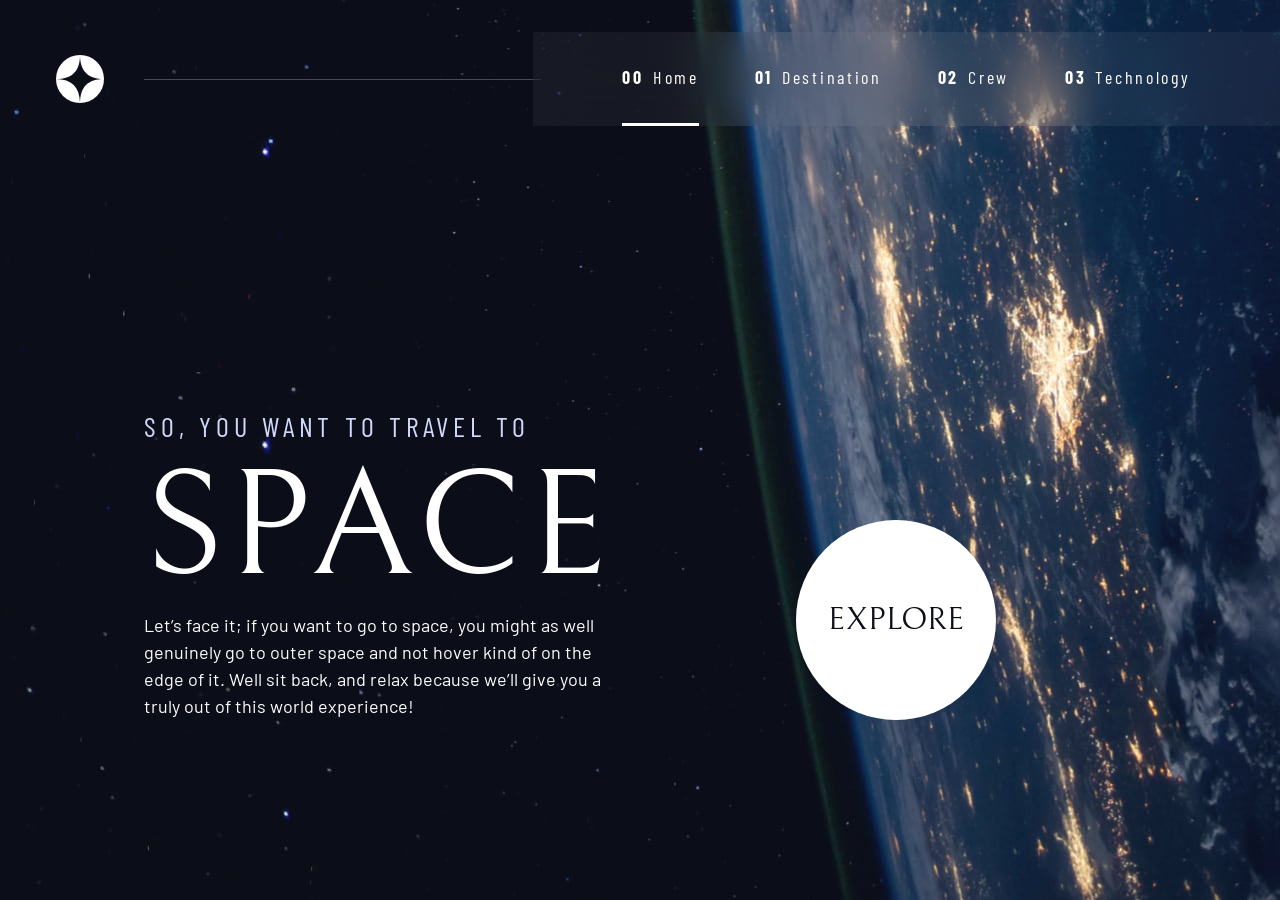
<file: index.html>
<!DOCTYPE html>
<html lang="en">
<head>
  <meta charset="UTF-8">
  <meta name="viewport" content="width=device-width, initial-scale=1.0">

  <link rel="icon" type="image/png" sizes="32x32" href="./assets/favicon-32x32.png">

  <!-- Google fonts -->
  <link rel="preconnect" href="https://fonts.googleapis.com">
  <link rel="preconnect" href="https://fonts.gstatic.com" crossorigin>
  <link
    href="https://fonts.googleapis.com/css2?family=Barlow+Condensed:wght@400;700&family=Bellefair&family=Barlow:wght@400;700&display=swap"
    rel="stylesheet">
  
  <!-- Custom CSS -->
  <link rel="stylesheet" href="index.css">
  
  <title>Frontend Mentor | Space tourism website</title>
  <link rel="stylesheet" href="index.css">

  <script src="index.js" defer></script>
</head>
<body class="home">
  <a class="skip-to-content" href="#main">Skip to content</a>
  <header class="primary-header flex">
    <div>
      <img src="./assets/shared/logo.svg" alt="space tourism logo" class="logo">
    </div>
    <button class="mobile-nav-toggle" aria-controls="primary-navigation">
      <span class="sr-only" aria-expanded="false">Menu</span>
    </button>
    <nav>
      <ul id="primary-navigation" data-visible="false" class="primary-navigation underline-indicators flex">
        <li class="active">
          <a class="ff-sans-cond text-white letter-spacing-2" href="index.html">
            <span aria-hidden="true">00</span>Home
          </a>
        <li>
          <a class="ff-sans-cond text-white letter-spacing-2" href="destination.html">
            <span aria-hidden="true">01</span>Destination
          </a>
        <li>
          <a class="ff-sans-cond text-white letter-spacing-2" href="crew.html">
            <span aria-hidden="true">02</span>Crew
          </a>
        <li>
          <a class="ff-sans-cond text-white letter-spacing-2" href="technology.html">
            <span aria-hidden="true">03</span>Technology
          </a>  
      </ul>
    </nav>
  </header>

  <!-- <div class="container flex even-columns" style="max-width: 80rem">   /* play with FLEX */ -->
  <main id="main" class="grid-container grid-container--home">
    <div>
     <!-- style="outline: 3px solid lime;"> -->
      <h1 class="text-accent fs-500 ff-sans-cond uppercase letter-spacing-1">
        So, you want to travel to
        <span class="d-block fs-900 ff-serif text-white">Space</span>
      </h1>  
      <p>Let’s face it; if you want to go to space, you might as well genuinely go to
        outer space and not hover kind of on the edge of it. Well sit back, and relax
        because we’ll give you a truly out of this world experience!
      </p>
    </div>
    <!-- <div style="display:flex; justify-content: flex-end; align-items: flex-start;">  /* play with FLEX */  -->
    <div>
      <a href="destination.html" class="large-button uppercase ff-serif fs-600 text-dark bg-white">Explore</a>
    </div>
  </main>
 

</body>
</html>
</file>
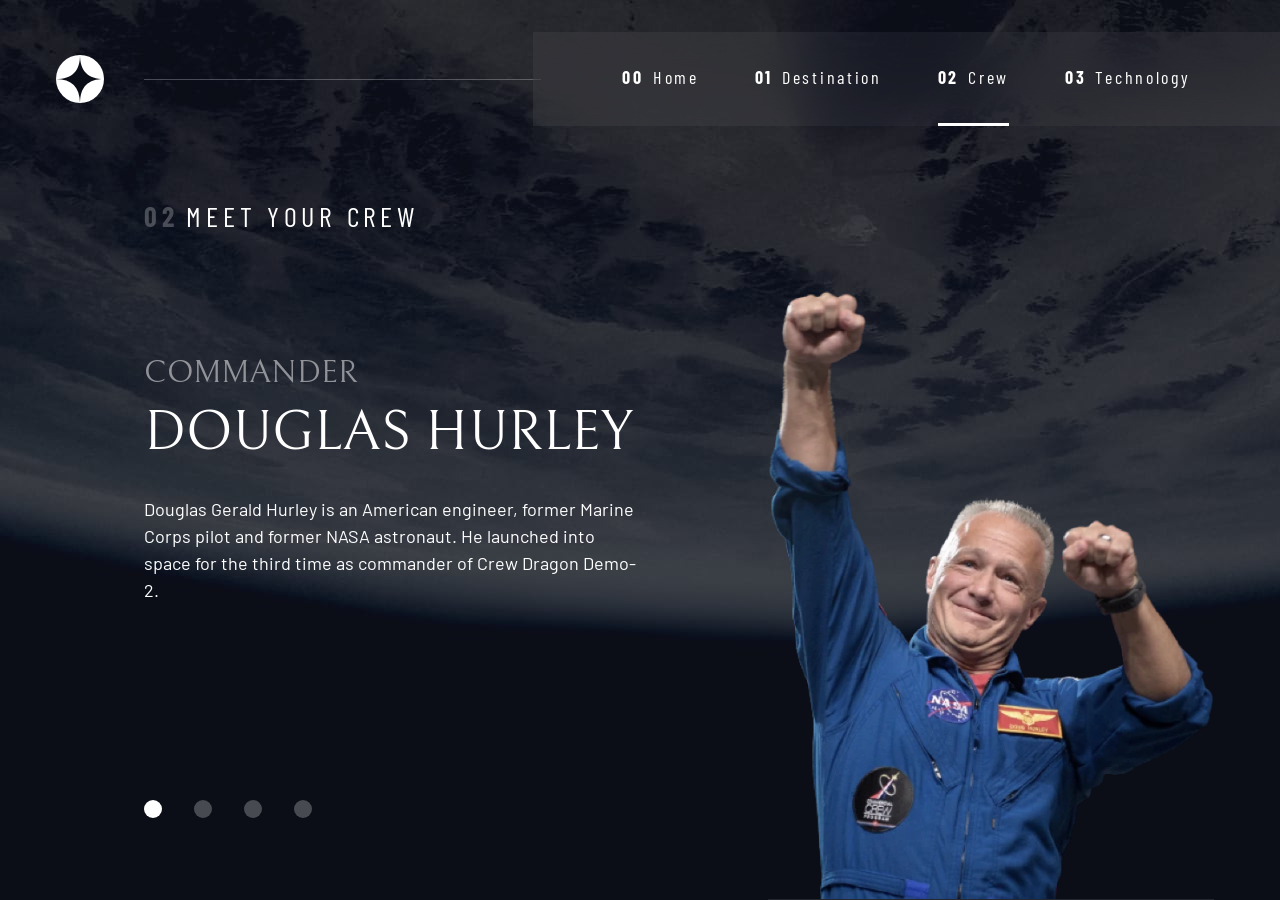
<file: crew.html>
<!DOCTYPE html>
<html lang="en">
<head>
  <meta charset="UTF-8">
  <meta name="viewport" content="width=device-width, initial-scale=1.0">

  <link rel="icon" type="image/png" sizes="32x32" href="./assets/favicon-32x32.png">

  <!-- Google fonts -->
  <link rel="preconnect" href="https://fonts.googleapis.com">
  <link rel="preconnect" href="https://fonts.gstatic.com" crossorigin>
  <link
    href="https://fonts.googleapis.com/css2?family=Barlow+Condensed:wght@400;700&family=Bellefair&family=Barlow:wght@400;700&display=swap"
    rel="stylesheet">
  
  <!-- Custom CSS -->
  <link rel="stylesheet" href="index.css">
  
  <title>Frontend Mentor | Space tourism website</title>
  <link rel="stylesheet" href="index.css">

  <script src="navigation.js" defer></script>
  <script src="tabs.js" defer></script>
</head>

<body class="crew">
  <a class="skip-to-content" href="#main">Skip to content</a>
  <header class="primary-header flex">
    <div>
      <img src="./assets/shared/logo.svg" alt="space tourism logo" class="logo">
    </div>
    <button class="mobile-nav-toggle" aria-controls="primary-navigation">
      <span class="sr-only" aria-expanded="false">Menu</span>
    </button>
    <nav>
      <ul id="primary-navigation" data-visible="false" class="primary-navigation underline-indicators flex">
        <li>
          <a class="ff-sans-cond text-white letter-spacing-2" href="index.html">
            <span aria-hidden="true">00</span>Home
          </a>
        <li>
          <a class="ff-sans-cond text-white letter-spacing-2" href="destination.html">
            <span aria-hidden="true">01</span>Destination
          </a>
        <li class="active">
          <a class="ff-sans-cond text-white letter-spacing-2" href="crew.html">
            <span aria-hidden="true">02</span>Crew
          </a>
        <li>
          <a class="ff-sans-cond text-white letter-spacing-2" href="technology.html">
            <span aria-hidden="true">03</span>Technology
          </a>  
      </ul>
    </nav>
  </header>

  <main id="main" class="grid-container grid-container--crew flow">
    <h1 class="numbered-title"><span aria-hidden="true">02</span>Meet your crew</h1>

    <div class="dot-indicators flex" role="tablist" aria-label="crew member list">
      <button aria-selected="true" aria-controls="commander-tab" role="tab" data-image="commander-image" tabindex="0">
        <span class="sr-only">The commander</span>
      </button>
      <button aria-selected="false" aria-controls="mission-tab" role="tab" data-image="mission-image" tabindex="-1">
        <span class="sr-only">The mission specialist</span>
      </button>
      <button aria-selected="false" aria-controls="pilot-tab" role="tab" data-image="pilot-image" tabindex="-1">
        <span class="sr-only">The pilot</span>
      </button>
      <button aria-selected="false" aria-controls="crew-tab" role="tab" data-image="crew-image" tabindex="-1">
        <span class="sr-only">The engineer</span>
      </button>
    </div>

    <!-- commander -->
    <article class="crew-details flow" id="commander-tab" role="tabpanel"  tabindex="0">
      <header class="flow flow--space-small">
        <h2 class="fs-600 ff-serif uppercase">Commander</h2>
        <p class="fs-700 uppercase ff-serif">Douglas Hurley</p>
      </header>
      <p>Douglas Gerald Hurley is an American engineer, former Marine Corps pilot
        and former NASA astronaut. He launched into space for the third time as
        commander of Crew Dragon Demo-2.</p>
    </article>

    <!-- mission specialist -->
    <article hidden class="crew-details flow" id="mission-tab" role="tabpanel" tabindex="0">
      <header class="flow flow--space-small">
        <h2 class="fs-600 ff-serif uppercase">Mission Specialist</h2>
        <p class="fs-700 uppercase ff-serif">Mark SHuttleworth</p>
      </header>
      <p>Mark Richard Shuttleworth is the founder and CEO of Canonical, the company behind
        the Linux-based Ubuntu operating system. Shuttleworth became the first South
        African to travel to space as a space tourist.</p>
    </article>

    <!-- pilot -->
    <article hidden class="crew-details flow" id="pilot-tab" role="tabpanel" tabindex="0">
      <header class="flow flow--space-small">
        <h2 class="fs-600 ff-serif uppercase">Pilot</h2>
        <p class="fs-700 uppercase ff-serif">Victor Glover</p>
      </header>
      <p>Pilot on the first operational flight of the SpaceX Crew Dragon to the
        International Space Station. Glover is a commander in the U.S. Navy where
        he pilots an F/A-18.He was a crew member of Expedition 64, and served as a
        station systems flight engineer.</p>
    </article> 
    
    <!-- engineer -->
    <article hidden class="crew-details flow" id="crew-tab" role="tabpanel" tabindex="0">
      <header class="flow flow--space-small">
        <h2 class="fs-600 ff-serif uppercase">Flight Engineer</h2>
        <p class="fs-700 uppercase ff-serif">Anousheh Ansari</p>
      </header>
      <p>Anousheh Ansari is an Iranian American engineer and co-founder of Prodea Systems.
        Ansari was the fourth self-funded space tourist, the first self-funded woman to
        fly to the ISS, and the first Iranian in space.</p>
    </article>


    <picture id="commander-image">
      <source srcset="assets/crew/image-douglas-hurley.webp" type="image/webp">
      <img src="assets/crew/image-douglas-hurley.png" alt="Douglas Hurley">
    </picture>
    <picture hidden id="mission-image">
      <source srcset="assets/crew/image-mark-shuttleworth.webp" type="image/webp">
      <img src="assets/crew/image-mark-shuttleworth.png" alt="Mark Shuttleworth">
    </picture>
    <picture hidden id="pilot-image">
      <source srcset="assets/crew/image-victor-glover.webp" type="image/webp">
      <img src="assets/crew/image-victor-glover.png" alt="Victor Glover">
    </picture>
    <picture hidden id="crew-image">
      <source srcset="assets/crew/image-anousheh-ansari.webp" type="image/webp">
      <img src="assets/crew/image-anousheh-ansari.png" alt="Anousheh Ansari">
    </picture>

    
  </main>
</body>
</html>
</file>
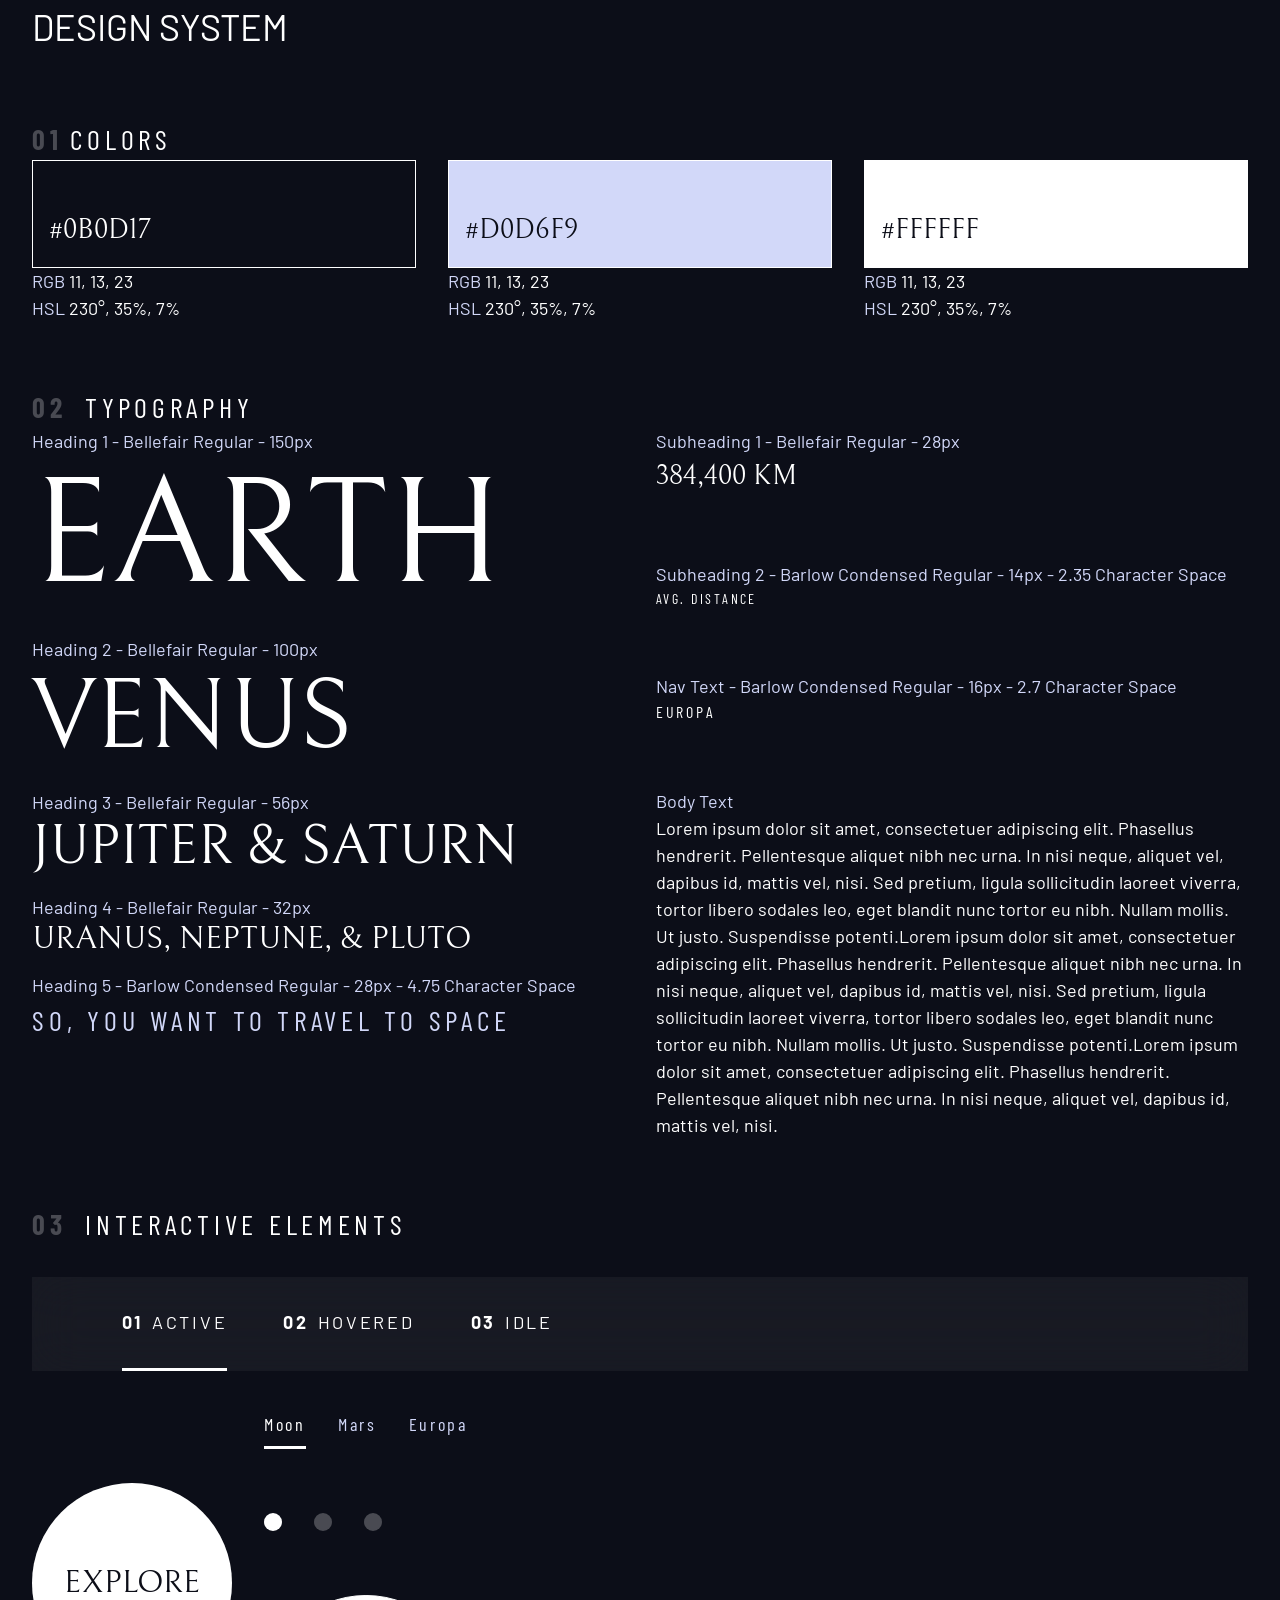
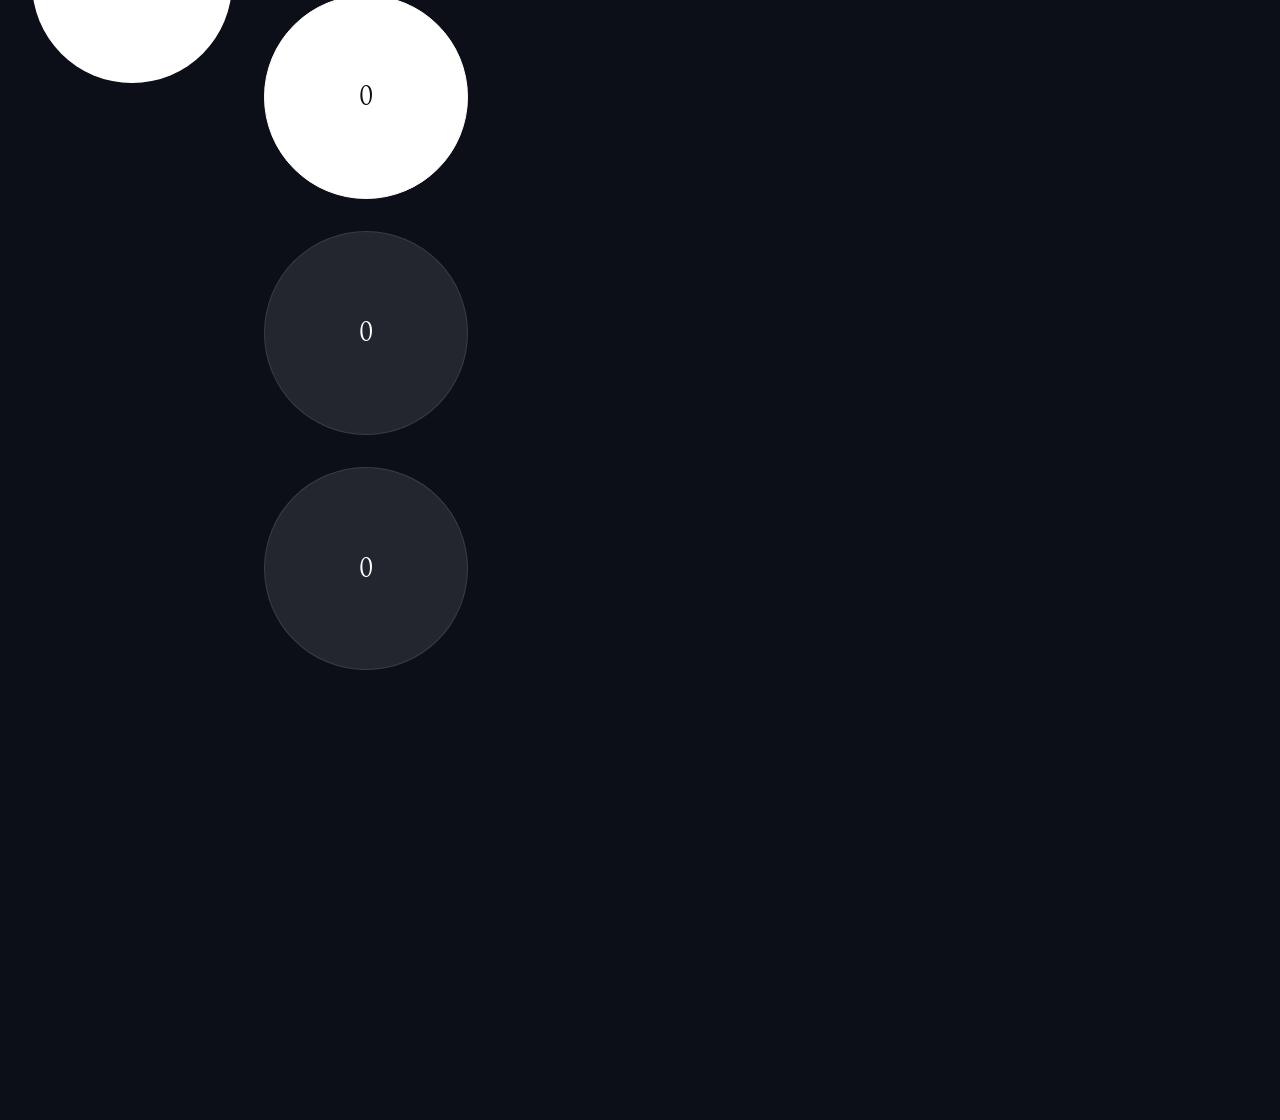
<file: design-system.html>
<html>
    <head>
        <link rel="stylesheet" href="index.css">
        <title>design system</title>

        <!-- Google fonts -->
        <link rel="preconnect" href="https://fonts.googleapis.com">
        <link rel="preconnect" href="https://fonts.gstatic.com" crossorigin>
        <link href="https://fonts.googleapis.com/css2?family=Barlow+Condensed:wght@400;700&family=Bellefair&family=Barlow:wght@400;700&display=swap"
            rel="stylesheet">
    </head>

    <body>
        <div class="container">
            <h1 class="uppercase">Design system</h1>

            <section id="colors" style="margin: 4rem 0">

                <h2 class="numbered-title"><span >01</span>colors</h2>
                <div class="flex">
                
                    <div style="flex-grow: 1;">
                        <div class="bg-dark text-white ff-serif fs-500"
                             style="padding: 3rem 1rem 1rem; border: 1px solid white;">
                                #0B0D17
                        </div>
                        <p><span class="text-accent">RGB</span> 11, 13, 23</p>
                        <p><span class="text-accent">HSL</span> 230°, 35%, 7%</p>
                    </div>
                
                    <div style="flex-grow: 1;">
                        <div class="bg-accent text-dark ff-serif fs-500" style="padding: 3rem 1rem 1rem; border: 1px solid white;">
                            #D0D6F9
                        </div>
                        <p><span class="text-accent">RGB</span> 11, 13, 23</p>
                        <p><span class="text-accent">HSL</span> 230°, 35%, 7%</p>
                    </div>
                
                    <div style="flex-grow: 1;">
                        <div class="bg-white text-dark ff-serif fs-500" style="padding: 3rem 1rem 1rem; border: 1px solid white;">
                            #FFFFFF
                        </div>
                        <p><span class="text-accent">RGB</span> 11, 13, 23</p>
                        <p><span class="text-accent">HSL</span> 230°, 35%, 7%</p>
                    </div>
                </div>
            
                <!-- <div class="alfa text-white" style="padding: 1rem">
                    light blue bg with a 20% alpha and white text
                </div> -->

            </section>

            <section id="typography"  style="margin: 4rem 0">
                <h2 class="numbered-title"><span>02 </span>Typography</h2>
                <div class="flex">
                    <div class="flow" style="flex-basis: 100%">
                        <div> 
                            <p class="text-accent">Heading 1 - Bellefair Regular - 150px</p>
                            <p class="fs-900 ff-serif uppercase">Earth</p>
                        </div>
                        <div> 
                            <p class="text-accent">Heading 2 - Bellefair Regular - 100px</p>
                            <p class="fs-800 ff-serif uppercase">Venus</p>
                        </div>
                        <div> 
                            <p class="text-accent">Heading 3 - Bellefair Regular - 56px</p>
                            <p class="fs-700 ff-serif uppercase">Jupiter & Saturn</p>
                        </div>
                        <div> 
                            <p class="text-accent">Heading 4 - Bellefair Regular - 32px</p>
                            <p class="fs-600 ff-serif uppercase">Uranus, Neptune, & Pluto</p>
                        </div>
                        <div> 
                            <p class="text-accent">Heading 5 - Barlow Condensed Regular - 28px - 4.75 Character Space</p>
                            <p class="text-accent fs-500 ff-sans-cond uppercase letter-spacing-1">So, you want to travel to space</p>
                        </div>
                    
                    </div>
                    
                    <div class="flow" style="flex-basis: 100%; --flow-space: 4rem;">
                        <div> 
                            <p class="text-accent">Subheading 1 - Bellefair Regular - 28px</p>
                            <p class="fs-500 ff-serif uppercase">384,400 km</p>
                        </div>
                        <div> 
                            <p class="text-accent">Subheading 2 - Barlow Condensed Regular - 14px - 2.35 Character Space</p>
                            <p class="fs-200 uppercase ff-sans-cond letter-spacing-3">Avg. Distance</p>
                        </div>
                        <div> 
                            <p class="text-accent">Nav Text - Barlow Condensed Regular - 16px - 2.7 Character Space</p>
                            <p class="fs-300 uppercase ff-sans-cond letter-spacing-2">Europa</p>
                        </div>
                        <div> 
                            <p class="text-accent">Body Text</p>
                            <p>Lorem ipsum dolor sit amet, consectetuer adipiscing elit. Phasellus hendrerit. Pellentesque aliquet nibh nec urna. In nisi neque, aliquet vel, dapibus id, mattis vel, nisi. Sed pretium, ligula sollicitudin laoreet viverra, tortor libero sodales leo, eget blandit nunc tortor eu nibh. Nullam mollis. Ut justo. Suspendisse potenti.Lorem ipsum dolor sit amet, consectetuer adipiscing elit. Phasellus hendrerit. Pellentesque aliquet nibh nec urna. In nisi neque, aliquet vel, dapibus id, mattis vel, nisi. Sed pretium, ligula sollicitudin laoreet viverra, tortor libero sodales leo, eget blandit nunc tortor eu nibh. Nullam mollis. Ut justo. Suspendisse potenti.Lorem ipsum dolor sit amet, consectetuer adipiscing elit. Phasellus hendrerit. Pellentesque aliquet nibh nec urna. In nisi neque, aliquet vel, dapibus id, mattis vel, nisi. </p>
                        </div>
                    </div>
                </div>
            </section>

             <section class="flow" id="interactive-elements">
                <h2 class="numbered-title"><span>03</span> Interactive elements</h2>
                
                <!-- navigation -->
                <div>
                    <nav>
                        <ul class="primary-navigation underline-indicators flex">
                            <li class="underline-item active"><a class="uppercase text-white letter-spacing-2" href="#"><span>01</span>Active</a></li>
                            <li class="underline-item"><a class="uppercase text-white letter-spacing-2" href="#"><span>02</span>Hovered</a></li>
                            <li class="underline-item"><a class="uppercase text-white letter-spacing-2" href="#"><span>03</span>Idle</a></li>
                        </ul>
                    </nav>
                </div>
                
                <div class="flex">
                    <div style="margin-top: 5rem;">
                        <!-- explore button -->
                        <a href="#" class="large-button uppercase ff-serif
                        fs-600 text-dark bg-white">Explore</a>
                    </div>
                    
                    <div class="flow" style="margin-bottom: 50vh; --flow-space:4rem">
                        <!-- Tabs -->
                        <div class="tab-list underline-indicators flex">
                            <button aria-selected="true" class="underline-item ff-sans-cond text-accent letter-spacing-2">Moon</button>
                            <button aria-selected="false" class="underline-item ff-sans-cond text-accent letter-spacing-2">Mars</button>
                            <button aria-selected="false" class="underline-item ff-sans-cond text-accent letter-spacing-2">Europa</button>
                        </div>
                        
                        <!-- Dots -->
                         <div class="dot-indicators flex">
                            <button aria-selected="true"><span class="sr-only">Slide title</span></button>
                            <button aria-selected="false"><span class="sr-only">Slide title</span></button>
                            <button aria-selected="false"><span class="sr-only">Slide title</span></button>
                        </div>
                        
                        <!-- Numbers -->
                         <div class="number-indicators flex">
                            <button aria-selected="true">0</button>
                            <button aria-selected="false">0</button>
                            <button aria-selected="false">0</button>
                        </div>
                    </div>
                </div>
                
            </section>
            



        </div>
    </body>
</html>
</file>
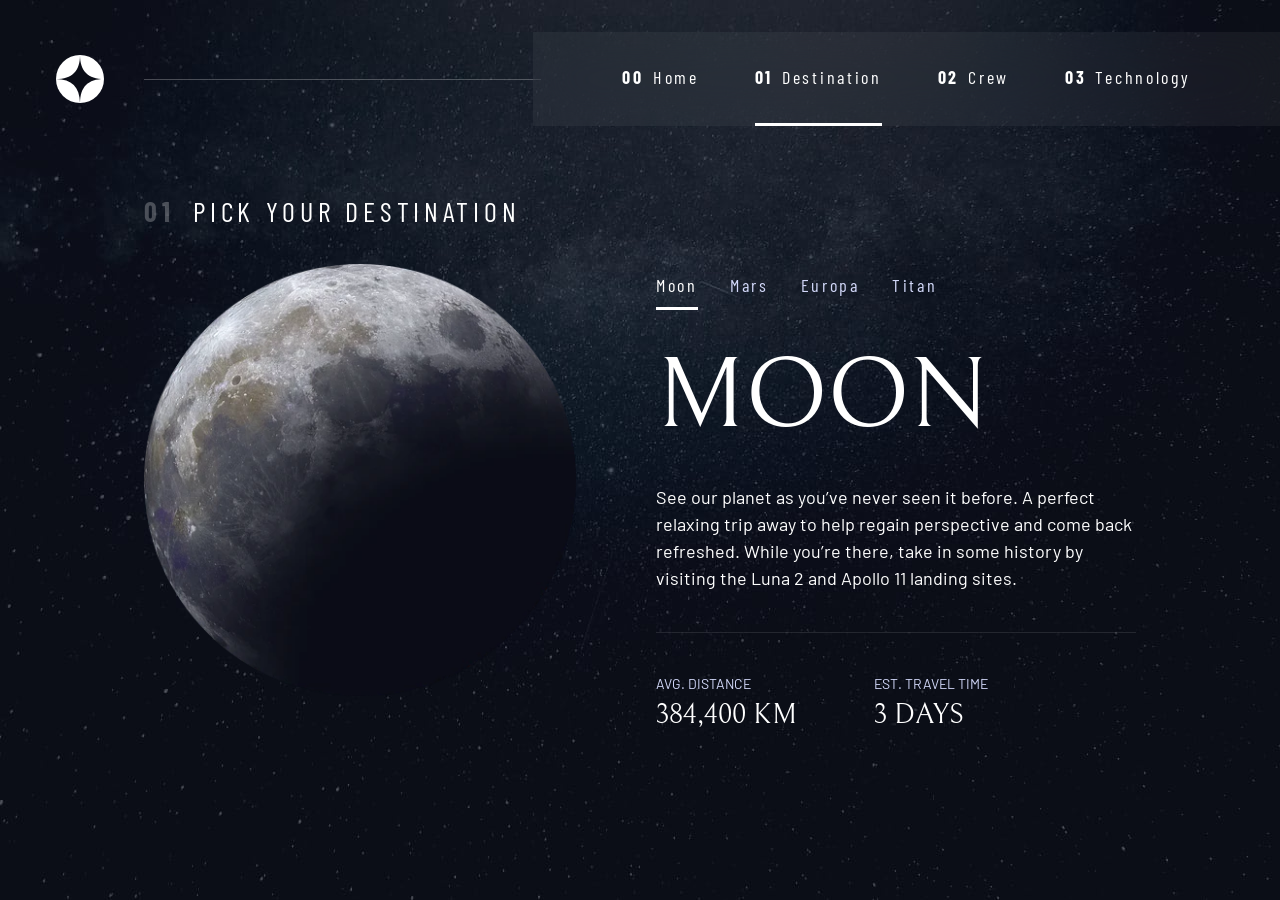
<file: destination.html>
<!DOCTYPE html>
<html lang="en">
<head>
  <meta charset="UTF-8">
  <meta name="viewport" content="width=device-width, initial-scale=1.0">

  <link rel="icon" type="image/png" sizes="32x32" href="./assets/favicon-32x32.png">

  <!-- Google fonts -->
  <link rel="preconnect" href="https://fonts.googleapis.com">
  <link rel="preconnect" href="https://fonts.gstatic.com" crossorigin>
  <link
    href="https://fonts.googleapis.com/css2?family=Barlow+Condensed:wght@400;700&family=Bellefair&family=Barlow:wght@400;700&display=swap"
    rel="stylesheet">
  
  <!-- Custom CSS -->
  <link rel="stylesheet" href="index.css">
  
  <title>Frontend Mentor | Space tourism website</title>
  <link rel="stylesheet" href="index.css">

  <script src="navigation.js" defer></script>
  <script src="tabs.js" defer></script>
</head>

<body class="destination">
  <a class="skip-to-content" href="#main">Skip to content</a>
  <header class="primary-header flex">
    <div>      
      <img src="./assets/shared/logo.svg" alt="space tourism logo" class="logo">      
    </div>

    <button class="mobile-nav-toggle" aria-controls="primary-navigation">
      <span class="sr-only" aria-expanded="false">Menu</span>
    </button>

    <nav>
      <ul id="primary-navigation" data-visible="false" class="primary-navigation underline-indicators flex">
        <li>
          <a class="ff-sans-cond text-white letter-spacing-2" href="index.html">
            <span aria-hidden="true">00</span>Home
          </a>
        <li class="active">
          <a class="ff-sans-cond text-white letter-spacing-2" href="destination.html">
            <span aria-hidden="true">01</span>Destination
          </a>
        <li>
          <a class="ff-sans-cond text-white letter-spacing-2" href="crew.html">
            <span aria-hidden="true">02</span>Crew
          </a>
        <li>
          <a class="ff-sans-cond text-white letter-spacing-2" href="technology.html">
            <span aria-hidden="true">03</span>Technology
          </a>  
      </ul>
    </nav>
  </header>

  <main id="main" class="grid-container grid-container--destination flow">
    <h1 class="numbered-title"><span aria-hidden="true">01</span> Pick your destination</h1>

    <picture id="moon-image">
      <source srcset="assets/destination/image-moon.webp" type="image/webp">
      <img src="assets/destination/image-moon.png" alt="the moon">
    </picture>
    <picture hidden id="mars-image">
      <source srcset="assets/destination/image-mars.webp" type="image/webp">
      <img src="assets/destination/image-mars.png" alt="the planet mars">
    </picture>
    <picture hidden id="europa-image">
      <source srcset="assets/destination/image-europa.webp" type="image/webp">
      <img src="assets/destination/image-europa.png" alt="the planet europa">
    </picture>
    <picture hidden id="titan-image">
      <source srcset="assets/destination/image-titan.webp" type="image/webp">
      <img src="assets/destination/image-titan.png" alt="the planet titan">
    </picture> 
  
    <div class="tab-list underline-indicators flex" role="tablist" aria-label="destination list">
      <button aria-selected="true" role="tab" aria-controls="moon-tab" tabindex="0"
              data-image="moon-image"
              class="underline-item ff-sans-cond text-accent letter-spacing-2">
        Moon
      </button>

      <button aria-selected="false" role="tab" aria-controls="mars-tab" tabindex="-1"
              data-image="mars-image"
              class="underline-item ff-sans-cond text-accent letter-spacing-2">
        Mars
      </button>

      <button aria-selected="false" role="tab" aria-controls="europa-tab" tabindex="-1"
              data-image="europa-image"
              class="underline-item ff-sans-cond text-accent letter-spacing-2">
        Europa
      </button>

      <button aria-selected="false" role="tab" aria-controls="titan-tab" tabindex="-1"
              data-image="titan-image"
              class="underline-item ff-sans-cond text-accent letter-spacing-2">
        Titan
      </button>  
    </div>

  <!-- The moon -->
    <article class="destination-info flow" id="moon-tab" tabindex="0" role="tabpanel">
      <h2 class="fs-800 uppercase ff-serif">Moon</h2>

      <p>See our planet as you’ve never seen it before. A perfect relaxing trip away to help 
      regain perspective and come back refreshed. While you’re there, take in some history 
      by visiting the Luna 2 and Apollo 11 landing sites.</p>
      
      <div class="destination-meta flex">
        <div>
          <h3 class="text-accent fs-200 uppercase">Avg. distance</h3>
          <p class="ff-serif uppercase">384,400 km</p>
        </div>
        <div>
          <h3 class="text-accent fs-200 uppercase">Est. travel time</h3>
          <p class="ff-serif uppercase">3 days</p>
        </div>
      </div>
    </article>
    
    <!-- Mars -->
    <article hidden class="destination-info flow" id="mars-tab" tabindex="0" role="tabpanel">
      <h2 class="fs-800 uppercase ff-serif">Mars</h2>

      <p>Don’t forget to pack your hiking boots. You’ll need them to tackle Olympus Mons,
        the tallest planetary mountain in our solar system. It’s two and a half times
        the size of Everest!</p>
      
      <div class="destination-meta flex">
        <div>
          <h3 class="text-accent fs-200 uppercase">Avg. distance</h3>
          <p class="ff-serif uppercase">225 mil. km</p>
        </div>
        <div>
          <h3 class="text-accent fs-200 uppercase">Est. travel time</h3>
          <p class="ff-serif uppercase">9 months</p>
        </div>
      </div>
    </article>
    
    <!-- Europa -->
    <article hidden class="destination-info flow" id="europa-tab" tabindex="0" role="tabpanel">
      <h2 class="fs-800 uppercase ff-serif">Europa</h2>

      <p>The smallest of the four Galilean moons orbiting Jupiter, Europa is a
        winter lover’s dream. With an icy surface, it’s perfect for a bit of
        ice skating, curling, hockey, or simple relaxation in your snug
        wintery cabin.</p>
      <div hidden class="destination-meta flex">
        <div>
          <h3 class="text-accent fs-200 uppercase">Avg. distance</h3>
          <p class="ff-serif uppercase">628 mil. km</p>
        </div>
        <div>
          <h3 class="text-accent fs-200 uppercase">Est. travel time</h3>
          <p class="ff-serif uppercase">3 yearss</p>
        </div>
      </div>
    </article>
    
    <!-- Titan -->
    <article hidden class="destination-info flow" id="titan-tab" tabindex="0" role="tabpanel">
      <h2 class="fs-800 uppercase ff-serif">Titan</h2>

      <p>The only moon known to have a dense atmosphere other than Earth, Titan
        is a home away from home (just a few hundred degrees colder!). As a
        bonus, you get striking views of the Rings of Saturn.</p>
      
      <div class="destination-meta flex">
        <div>
          <h3 class="text-accent fs-200 uppercase">Avg. distance</h3>
          <p class="ff-serif uppercase">1.6 bil. km</p>
        </div>
        <div>
          <h3 class="text-accent fs-200 uppercase">Est. travel time</h3>
          <p class="ff-serif uppercase">7 years</p>
        </div>
      </div>
    </article>
  
  </main>
</body>
</html>
</file>
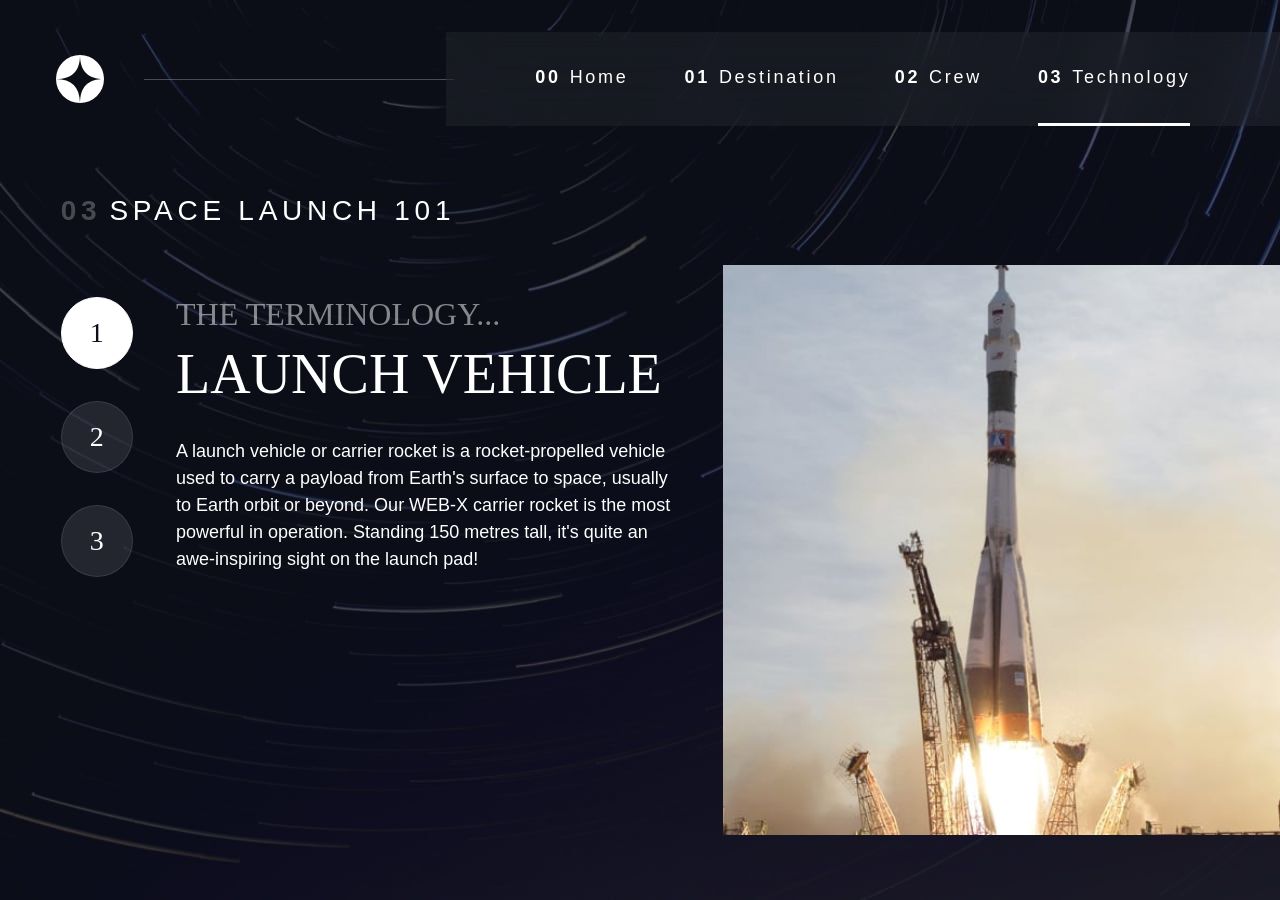
<file: technology.html>
<!DOCTYPE html>
<html lang="en">
<head>
  <meta charset="UTF-8">
  <meta name="viewport" content="width=device-width, initial-scale=1.0">

  <link rel="icon" type="image/png" sizes="32x32" href="./assets/favicon-32x32.png">
  
  <title>Frontend Mentor | Space tourism website</title>
  <link rel="stylesheet" href="index.css">

  <script src="navigation.js" defer></script>
  <script src="tabs.js" defer></script>
</head>

<body class="technology">
  <a class="skip-to-content" href="#main">Skip to content</a>
  <header class="primary-header flex">
    <div>
      <img src="./assets/shared/logo.svg" alt="space tourism logo" class="logo">
    </div>
    <button class="mobile-nav-toggle" aria-controls="primary-navigation">
      <span class="sr-only" aria-expanded="false">Menu</span>
    </button>
    <nav>
      <ul id="primary-navigation" data-visible="false" class="primary-navigation underline-indicators flex">
        <li>
          <a class="ff-sans-cond text-white letter-spacing-2" href="index.html">
            <span aria-hidden="true">00</span>Home
          </a>
        </li>  
        <li>
          <a class="ff-sans-cond text-white letter-spacing-2" href="destination.html">
            <span aria-hidden="true">01</span>Destination
          </a>
        </li>  
        <li>
          <a class="ff-sans-cond text-white letter-spacing-2" href="crew.html">
            <span aria-hidden="true">02</span>Crew
          </a>
        </li>  
        <li class="active">
          <a class="ff-sans-cond text-white letter-spacing-2" href="technology.html">
            <span aria-hidden="true">03</span>Technology
          </a>  
        </li>  
      </ul>
    </nav>
  </header>

  <main id="main" class="grid-container grid-container--technology flow">
    <h1 class="numbered-title"><span aria-hidden="true">03</span>Space launch 101</h1>

    <div class="number-indicators flex" role="tablist" aria-label="technology list">
      <button aria-selected="true"
              aria-controls="vehicle-tab"
              role="tab" data-image="vehicle-image" tabindex="0">
        1
      </button>
      <button aria-selected="false" aria-controls="spaceport-tab" role="tab" data-image="spaceport-image" tabindex="-1">
        2
      </button>
      <button aria-selected="false" aria-controls="capsule-tab" role="tab" data-image="capsule-image" tabindex="-1">
        3
      </button>      
    </div>

    <!-- Launch vehicle  -->
    <article class="technology-details flow" id="vehicle-tab" role="tabpanel" tabindex="0">
      <header class="flow flow--space-small">
        <h2 class="fs-600 ff-serif uppercase">The terminology...</h2>
        <p class="fs-700 uppercase ff-serif">Launch vehicle</p>
      </header>
      <p>A launch vehicle or carrier rocket is a rocket-propelled vehicle used to carry a
        payload from Earth's surface to space, usually to Earth orbit or beyond. Our
        WEB-X carrier rocket is the most powerful in operation. Standing 150 metres tall,
        it's quite an awe-inspiring sight on the launch pad!</p>
    </article>

     <!-- Spaceport -->
    <article hidden class="technology-details flow" id="spaceport-tab" role="tabpanel" tabindex="0">
      <header class="flow flow--space-small">
        <h2 class="fs-600 ff-serif uppercase">The terminology...</h2>
        <p class="fs-700 uppercase ff-serif">Spaceport</p>
      </header>
      <p>A spaceport or cosmodrome is a site for launching (or receiving) spacecraft,
        by analogy to the seaport for ships or airport for aircraft. Based in the
        famous Cape Canaveral, our spaceport is ideally situated to take advantage
        of the Earth’s rotation for launch.</p>
    </article>

    <!-- Space Capsule  -->
    <article hidden class="technology-details flow" id="capsule-tab" role="tabpanel"  tabindex="0">
      <header class="flow flow--space-small">
        <h2 class="fs-600 ff-serif uppercase">The terminology...</h2>
        <p class="fs-700 uppercase ff-serif">Space capsule</p>
      </header>
      <p>A space capsule is an often-crewed spacecraft that uses a blunt-body reentry
        capsule to reenter the Earth's atmosphere without wings. Our capsule is where
        you'll spend your time during the flight. It includes a space gym, cinema,
        and plenty of other activities to keep you entertained.</p>
    </article>

    <picture id="vehicle-image">
      <source media="(min-width: 35em) and (max-width: 47.999em)"
        srcset="assets/technology/image-launch-vehicle-landscape.jpg">
      <img src="assets/technology/image-launch-vehicle-portrait.jpg" alt="Launch Vehicle">
    </picture>
    <picture hidden id="spaceport-image">
      <source media="(min-width: 35em) and (max-width: 47.999em)" srcset="assets/technology/image-spaceport-landscape.jpg">
      <img src="assets/technology/image-spaceport-portrait.jpg" alt="Spaceport">
    </picture>
    <picture hidden id="capsule-image">
      <source media="(min-width: 35em) and (max-width: 47.999em)"
        srcset="assets/technology/image-space-capsule-landscape.jpg">
      <img src="assets/technology/image-space-capsule-portrait.jpg" alt="Space-Capsule">
    </picture>

  </main>

</body>
</html>
</file>
<file: index.css>
/*-----------------------------*/
/*     Custom Properties       */
/*-----------------------------*/

:root {
    /*   colors   */
    --clr-dark: 230 35% 7%;
    --clr-light: 231 77% 90%;
    --clr-white: 0 0% 100%;
 
    /*   font-sizes   */
    --fs-900: clamp(5rem, 8vw + 1rem, 9.375rem);
    --fs-800: 3.5rem;
    --fs-700: 1.5rem;
    --fs-600: 1.25rem;
    --fs-500: 1rem;
    --fs-400: 0.9375rem;  /* 15px */
    --fs-300: 1rem;
    --fs-200: 0.875rem; /*  14 px */

    /* font-families */
    --ff-serif: "Bellefair", serif;
    --ff-sans-cond: "Barlow Condensed", sans-serif;
    --ff-sans-normal: "Barlow", sans-serif;
}

@media (min-width: 35em) {
    :root {
        --fs-900: 9.375rem;   /* 150px */
        --fs-800: 5rem;
        --fs-700: 2.5rem;
        --fs-600: 1.5rem;
        --fs-500: 1.25rem;
        --fs-400: 1rem;
    }
}

@media (min-width: 48em) {
    :root {
        /* font-sizes */
        --fs-800: 6.25rem;
        --fs-700: 3.5rem;
        --fs-600: 2rem;
        --fs-500: 1.75rem;
        --fs-400: 1.125rem;
    }
}


/*-----------------------------*/
/*     Reset                   */
/*-----------------------------*/


/*   Box sizing  */
*,
*::before,
*::after {
    box-sizing: border-box;
}


/*  Reset margins   */
body,
h1,
h2,
h3,
h4,
h5,
p,
figure,
picture {
    margin: 0;
}

h1,
h2,
h3,
h4,
h5,
h6,
p {
    font-weight: 400;
}

/* set up the body */
body {
    font-family: var(--ff-sans-normal);
    font-size: var(--fs-400);
    color: hsl(var(--clr-white));
    background-color: hsl(var(--clr-dark));
    line-height: 1.5;
    min-height: 100vh;

    display: grid;
    grid-template-rows: min-content 1fr;

    overflow-x: hidden;
}

/* make images easier to work with */
img, picture {
    max-width: 100%;
    display: block;
}

[hidden] { display: none; }

/* make form element easier to work with */
input,
button,
textarea,
select {
    font: inherit;
}

/* remove animations for people who've turned them off */
@media (prefers-reduced-motion: reduce) {  
  *,
  *::before,
  *::after {
    animation-duration: 0.01ms !important;
    animation-iteration-count: 1 !important;
    transition-duration: 0.01ms !important;
    scroll-behavior: auto !important;
  }
}

/* ------------------- */
/* Utility classes     */
/* ------------------- */

/*  general   */

.flex {
    display: flex;
    gap: var(--gap, 2rem);
}

.flex.even-columns > * {
    width: 100%;
    outline: 2px solid limegreen;
}

.grid {
    display: grid;
    gap: var(--gap, 1rem);
}

.d-block {
    display: block;
}

/*---   not a first child   -------------------
.flow > * + * {         
    margin-top: 1rem;
    outline: 1px solid red;
} */

.flow > *:where(:not(:first-child)) {         
    margin-top: var(--flow-space, 1rem);
}

.flow--space-small {
    --flow-space: .75rem;
}

.container {
    padding-inline: 2rem;    
    margin-inline: auto;
    max-width: 80rem;
}

/* .grid-container {
    text-align: center;
    display: grid;
    place-items: center;
    padding-inline: 1rem;

}

.grid-container * {
    max-width: 50ch;
}

@media (min-width: 45rem) {
    .grid-container {
        text-align: left;
        column-gap: var(--container-gap, 2rem);
        grid-template-columns: minmax(1rem, 1fr) repeat(2, minmax(0, 30rem)) minmax(1rem, 1fr);
    }

    .grid-container>*:first-child {
        grid-column: 2;
    }

    .grid-container>*:last-child {
        grid-column: 3;
    }

    .grid-container--home {
        padding-bottom: max(6rem, 20vh);
        align-items: end;
    }
} */

/* .grid-container > *:first-child {
   outline: 1px solid red;
}

.grid-container > *:last-child {
   outline: 1px solid yellow;
}
 */


.sr-only {
  position: absolute;
  width: 1px;
  height: 1px;
  padding: 0;
  margin: -1px;
  overflow: hidden;
  clip: rect(0, 0, 0, 0);
  white-space: nowrap; /* added line */
  border: 0;
}

.skip-to-content {
    position: absolute;
    z-index: 9999;
    background: hsl( var(--clr-white) );
    color: hsl( var(--clr-dark) );
    padding: .5em 1em;
    margin-inline: auto;
    transform: translateY(-100%);
    transition: transform 250ms ease-in;
}

.skip-to-content:focus {
    transform: translateY(0);
}

.box {
    background-color: aqua;
    padding: 3rem;
}


/*   colors  */
.bg-dark {background-color: hsl( var(--clr-dark) );}
.bg-accent {background-color: hsl( var(--clr-light) );}
.bg-white {background-color: hsl(var(--clr-white));}

.text-dark {color: hsl(var(--clr-dark));}
.text-accent {color: hsl(var(--clr-light));}
.text-white {color: hsl(var(--clr-white));}


/*  the div a light blue background with a 20% alpha value and white text*/
/* .alfa {background-color: hsl( var(--clr-light) /.2 );} */

/* typography */

.ff-serif { font-family: var(--ff-serif); } 
.ff-sans-cond { font-family: var(--ff-sans-cond); } 
.ff-sans-normal { font-family: var(--ff-sans-normal); } 

.letter-spacing-1 { letter-spacing: 4.75px; } 
.letter-spacing-2 { letter-spacing: 2.7px; } 
.letter-spacing-3 { letter-spacing: 2.35px; } 

.uppercase { text-transform: uppercase; }

.fs-900 { font-size: var(--fs-900); }
.fs-800 { font-size: var(--fs-800); }
.fs-700 { font-size: var(--fs-700); }
.fs-600 { font-size: var(--fs-600); }
.fs-500 { font-size: var(--fs-500); }
.fs-400 { font-size: var(--fs-400); }
.fs-300 { font-size: var(--fs-300); }
.fs-200 { font-size: var(--fs-200); }


.fs-900,
.fs-800,
.fs-700,
.fs-600 {
    line-height: 1.1;
}

.numbered-title {
    font-family: var(--ff-sans-cond);
    font-size: var(--fs-500);
    text-transform: uppercase;
    letter-spacing: 4.72px;
}

.numbered-title span {
    margin-right: 0.5rem;
    font-weight: 700;
    color: hsl(var(--clr-white) / .25);
}

/*-----------------------------*/
/*     Components              */
/*-----------------------------*/

.large-button {
    font-size: 2rem;
    position: relative;
    display: inline-grid;
    z-index: 1;
    text-decoration: none;
    padding: 0 2rem;
    aspect-ratio: 1;
    place-items: center;
    border-radius: 50%;
}

.large-button::after {
    content: '';
    position: absolute;
    z-index: -1;
    width: 100%;
    height: 100%;
    background: hsl( var(--clr-white) /0.15 );
    border-radius: 50%;
    transition: transform 500ms linear, transform 750ms ease-in-out
}

.large-button:hover::after,
.large-button:focus::after {
    opacity: 1;
    transform: scale(1.5);
}

/*   primary-header */

.logo {
    margin: 1.5rem clamp(1.5rem, 5vw, 3.5rem);
}

.primary-header {
    justify-content: space-between;
    align-items: center;
}

.primary-navigation {
    --gap: clamp(1.5rem, 5vw, 3.5rem);
    --underline-gap: 2rem;
    list-style: none;
    padding: 0;
    margin: 0;
    background: hsl( var(--clr-dark) / 0.95);
}

@supports (backdrop-filter: blur(1rem)) {
    .primary-navigation {
        background: hsl( var(--clr-white) / 0.05);
        backdrop-filter: blur(1.5rem); 
    }
}

.primary-navigation a {
    text-decoration: none;
}

.primary-navigation a > span {
    font-weight: 700;
    margin-right: .5em;
}

.mobile-nav-toggle {
    display: none;
}

@media (max-width: 35rem) {
    .primary-navigation {
        --underline-gap: .5rem;
        position: fixed;
        z-index: 1000;
        inset: 0 0 0 30%;
        list-style: none;
        padding: min(20rem, 15vh) 2rem;
        margin: 0;
        flex-direction: column;
        transform: translateX(100%);
        transition: transform 500ms ease-in-out;
    }

    .primary-navigation[data-visible="true"] {
        transform: translateX(0);
    }

    .primary-navigation.underline-indicators>.active {
        border: 0;
    }

    .mobile-nav-toggle {
        display: block;
        position: absolute;
        z-index: 2000;
        right: 1rem;
        top: 2rem;
        background: transparent;
        background-image: url(./assets/shared/icon-hamburger.svg);
        background-repeat: no-repeat;
        background-position: center;
        width: 1.5rem;
        aspect-ratio: 1;
        border: 0;
    }

    .mobile-nav-toggle[aria-expanded="true"] {
        background-image: url(./assets/shared/icon-close.svg);
    }

    .mobile-nav-toggle:focus-visible {
        outline: 0.2rem solid cadetblue;
        outline-offset: 0.2rem;
    }
}

@media (min-width: 35em) {
    .primary-navigation {
        padding-inline: clamp(3rem, 7vw, 7rem);
    }
}

@media (min-width: 35em) and (max-width: 47.999em) {    
     .primary-navigation a > span {
        display: none;
    }
}

@media (min-width: 48em) {

    .primary-header::after {
        content: '';
        display: block;
        position: relative;
        height: 1px;
        width: 100%;
        margin-right: -2.5rem;
        background: hsl( var(--clr-white) / .25);
        order: 1;
    }

    nav {
        order: 2;
    }

    .primary-navigation {
        margin-block: 2rem;
    }
}

.underline-indicators > * {
    cursor: pointer;
    padding: var(--underline-gap, .5rem) 0;
    border: 0;
    border-bottom: .2rem solid hsl( var(--clr-white) / 0 );
    background-color: transparent;
}

.underline-indicators > *:hover,
.underline-indicators > *:focus {
    border-color: hsl( var(--clr-white) / 0.5);
}

.underline-indicators > .active,
.underline-indicators > [aria-selected="true"] {
    color: hsl( var(--clr-white) / 1);
    border-color: hsl( var(--clr-white) / 1);
}

.tab-list {
    --gap: 2rem;
}

.dot-indicators > *{
    cursor: pointer;
    border: 0;
    border-radius: 50%;
    aspect-ratio: 1;
    padding: 0.5em;
    background-color: hsl( var(--clr-white)/.25 );
}

/* .dot-indicators > *:hover,
.dot-indicators > *:focus { */

.dot-indicators > *:is(:hover, :focus) {    
    background-color: hsl( var(--clr-white)/.5 );
}

.dot-indicators > [aria-selected="true"] {
    background-color: hsl( var(--clr-white) / 1); 
}

.number-indicators > *{
    cursor: pointer;
    border: 1px solid hsl(var(--clr-white) / .1);
    border-radius: 50%;
    aspect-ratio: 1;
    padding: 0 1em;
    background-color: hsl( var(--clr-white)/.1 );
    font-family: var(--ff-serif);
    font-size: var(--fs-500);
    color: hsl(var(--clr-white));
    /*added: */
    justify-content: center;
}

.number-indicators > *:is(:hover, :focus) {    
    background-color: hsl( var(--clr-white)/.5 );
     border: 1px solid hsl(var(--clr-white) /.5);
     color: hsl(var(--clr-dark));
}

.number-indicators > [aria-selected="true"] {
    color: hsl(var(--clr-dark));
    border: 1px solid hsl(var(--clr-white) / 1);
    background-color: hsl( var(--clr-white) / 1); 
}


/* ----------------------------- */
/* Page specific background      */
/* ----------------------------- */
body {
    background-size: cover;
    background-position: bottom center;
    background-repeat: no-repeat;
}

/* home */
.home {
    background-image: url(./assets/home/background-home-mobile.jpg);
}

@media (min-width: 35em) {
    .home {
        background-position: center center;
        background-image: url(./assets/home/background-home-tablet.jpg);
    }
}

@media (min-width: 48em) {
    .home {
        background-image: url(./assets/home/background-home-desktop.jpg);
    }
}

/* destination */
.destination {
    background-image: url(./assets/destination/background-destination-mobile.jpg);
}

@media (min-width: 35em) {
    .destination {
        background-position: center center;
        background-image: url(./assets/destination/background-destination-tablet.jpg);
    }
}

@media (min-width: 48em) {
    .destination {
        background-image: url(./assets/destination/background-destination-desktop.jpg);
    }
} 

/* crew */
.crew {
    background-image: url(./assets/home/background-crew-mobile.jpg);
}

@media (min-width: 35em) {
    .crew {
        background-position: center center;
        background-image: url(./assets/crew/background-crew-tablet.jpg);
    }
}

@media (min-width: 48em) {
    .crew {
        background-image: url(./assets/crew/background-crew-desktop.jpg);
    }
} 

/* technology */
.technology {
    background-image: url(./assets/technology/background-technology-mobile.jpg);
}

@media (min-width: 35em) {
    .technology {
        background-position: center center;
        background-image: url(./assets/technology/background-technology-tablet.jpg);
    }
}

@media (min-width: 48em) {
    .technology {
        background-image: url(./assets/technology/background-technology-desktop.jpg);
    }
} 

/* ----------------------------- */
/* Layout                        */
/* ----------------------------- */


.grid-container {
    text-align: center;
    display: grid;
    place-items: center;
    padding-inline: 1rem;
    padding-bottom: 4rem;
}

.grid-container p:not([class]) {
    max-width: 50ch;
}

.numbered-title {
    grid-area: title;
}

/* destination layout */

.grid-container--destination {
    --flow-space: 2rem;
    grid-template-areas: 
        'title'
        'image'
        'tabs'
        'content'
}

.grid-container--destination > picture {
    grid-area: image;
    max-width: 60%;
    align-self: start;
}

.grid-container--destination > .tab-list {
    grid-area: tabs;
}

.grid-container--destination > .destination-info {
    grid-area: content;
}

.destination-meta {
    flex-direction: column;
    border-top: 1px solid hsl( var(--clr-white) / .1);
    padding-top: 2.5rem;
    margin-top: 2.5rem;
}

.destination-meta p {
    font-size: 1.75rem;
}

/* crew layout */

.grid-container--crew {
    --flow-space: 2rem;
    grid-template-areas: 
        'title'
        'image'
        'tabs'
        'content';
}

.grid-container--crew > picture {
    grid-area: image;
    max-width: 60%;
    border-bottom: 1px solid hsl( var(--clr-white) / .1);
}

.grid-container--crew > .dot-indicators {
    grid-area: tabs;
}

.grid-container--crew > .crew-details {
    grid-area: content;
}

.crew-details h2 {
    opacity: .5;
}



/* technology layout */

.grid-container--technology {
    --flow-space: 2rem;
    grid-template-areas: 
        'title'
        'image'
        'tabs'
        'content'
}

.grid-container--technology > picture {
  grid-area: image;
  width: calc(100% + 2rem);   /* 1rem слева + 1rem справа */
  max-width: none;
  margin-inline: -1rem;
  justify-self: stretch;
}

.grid-container--technology > picture img {
  width: 100%;
  height: auto;
  object-fit: cover;
}

.grid-container--technology > .number-indicators {
    grid-area: tabs;
}

.grid-container--technology > .technology-details {
    grid-area: content;
}

.technology-details h2 {
    opacity: .5;
}


@media (min-width: 35em) {
    .numbered-title {
        justify-self: start;
        margin-top: 2rem;
    }

    .destination-meta {
        flex-direction: row;
        justify-content: space-evenly;        
    }

    .grid-container--crew {
        padding-bottom: 0;
        grid-template-areas: 
            'title'
            'content'
            'tabs'
            'image';
    }

    .grid-container--technology {
        padding-bottom: 0;
        grid-template-areas: 
            'title'
            'image'
            'tabs'
            'content';
    }
}


@media (min-width: 48em) {
    .grid-container {
        text-align: left;
        column-gap: var(--container-gap, 2rem);
        grid-template-columns: minmax(1rem, 1fr) repeat(2, minmax(0, 30rem)) minmax(1rem, 1fr);
    }

    .grid-container--home {
        padding-bottom: max(6rem, 20vh);
        align-items: end;
    }

    .grid-container--home > *:first-child {
        grid-column: 2;
    }

    .grid-container--home > *:last-child {
        grid-column: 3;
    }

    .grid-container--destination {
        justify-items: start;
        align-content: start;
        grid-template-areas:
            '. title title .'
            '. image tabs .'
            '. image content .';
    }

   .grid-container--destination > picture {
        max-width: 90%;
    }

    .destination-meta {
        --gap: min(6vw, 6rem);
        justify-content: start;
    }

    .grid-container--crew {
        grid-template-columns: minmax(1rem, 1fr) minmax(0, 37rem) minmax(0, 23rem) minmax(1rem, 1fr);
        justify-items: start;
        grid-template-areas: 
            '. title title .'
            '. content image .'
            '. tabs image .';
    }
    
    .grid-container--crew > picture {
        grid-column: span 2;
        align-self: end;
        max-width: 90%;
    }

    
    .grid-container--technology {
        grid-template-columns:
            minmax(1rem, 1fr)
            minmax(0, 6rem)
            minmax(0, 32rem)
            minmax(0, 32rem)
            minmax(1rem, 1fr);
    
        grid-template-areas:
            '. title title title .'
            '. tabs  content image .'
            '. tabs  content image .';
        align-items: start;
        justify-items: start;
        /* column-gap: clamp(1rem, 3vw, 3rem);     */
        column-gap: clamp(0.75rem, 1.5vw, 1.5rem); 
    }

    .grid-container--technology > .number-indicators {
        grid-area: tabs;
        justify-self: start;
    }

    .grid-container--technology > .technology-details {
        grid-area: content;
    }
    
    .grid-container--technology > picture {
        grid-area: image;
        align-self: self-start;
        width: min(40rem, 100%);    /* 32rem */
        max-width: 40rem; /* 32rem; */
        margin: 0 -1rem 0 0;
        grid-column: 4 / -1;
        justify-self: end;
        align-self: start;
    }
    
    .number-indicators {
        flex-direction: column;
        justify-content: start;
    }
    
}
</file>
